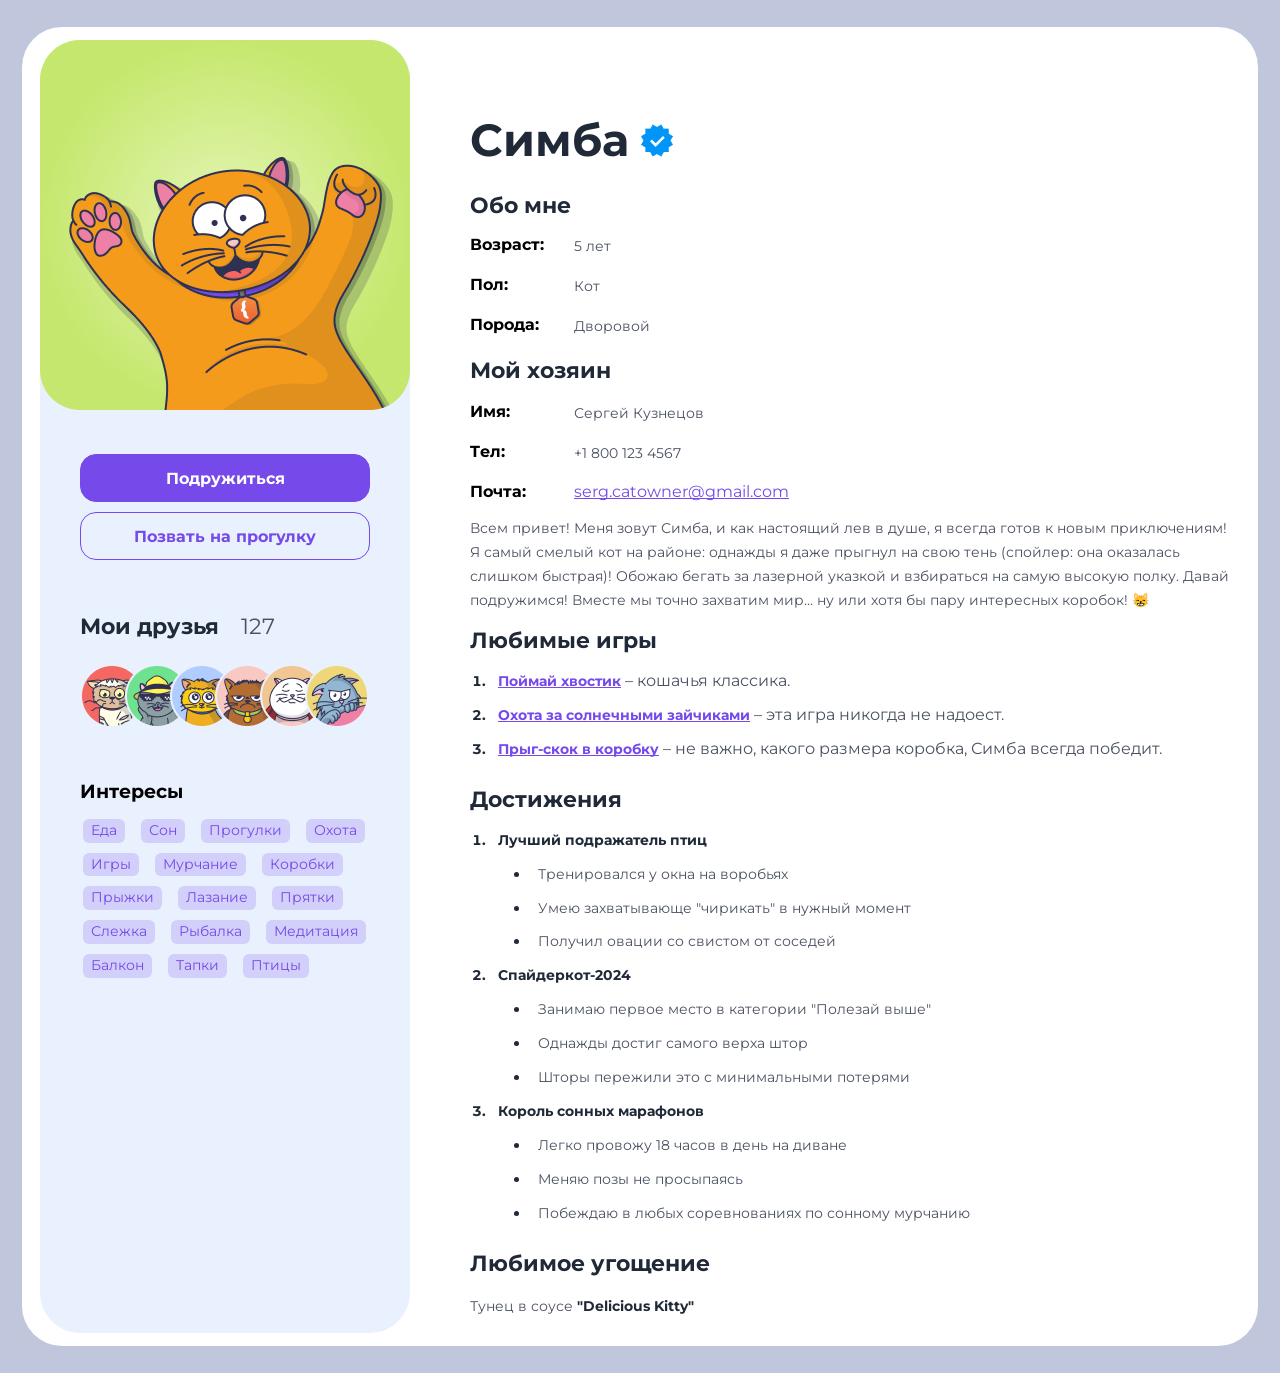
<file: index.html>
<!DOCTYPE html>
<html lang="en">
<head>
    <meta charset="UTF-8">
    <meta name="viewport" content="width=device-width, initial-scale=1.0">
    <title>Social Media</title>
    <link rel="stylesheet" href="styles.css">
    <link rel="preconnect" href="https://fonts.googleapis.com">
    <link rel="preconnect" href="https://fonts.gstatic.com" crossorigin>
    <link href="https://fonts.googleapis.com/css2?family=Montserrat:ital,wght@0,100..900;1,100..900&display=swap" rel="stylesheet">
</head>


<body>
    <div class="wrapper">
        <aside>
            <img src="img/ProfileIMG.png">
            <div class="asidebox">
                <div class="buttonsbox">
                    <button class="button1">Подружиться</button>
                    <button class="button2">Позвать на прогулку</button>
                </div>
                <div class="friends">
                    <h2>Мои друзья <span class="numfriends">127</span></h2>
                    <img src="img/My_friends.png" alt="My_friends">
                </div>
                
                <h3 class="interesttext">Интересы</h3>
                <div class="interest">
                    
                    <p class="interestlist">Еда</p>
                    <p class="interestlist">Сон</p>
                    <p class="interestlist">Прогулки</p>
                    <p class="interestlist">Охота</p>
                    <p class="interestlist">Игры</p>
                    <p class="interestlist">Мурчание</p>
                    <p class="interestlist">Коробки</p>
                    <p class="interestlist">Прыжки</p>
                    <p class="interestlist">Лазание</p>
                    <p class="interestlist">Прятки</p>
                    <p class="interestlist">Слежка</p>
                    <p class="interestlist">Рыбалка</p>
                    <p class="interestlist">Медитация</p>
                    <p class="interestlist">Балкон</p>
                    <p class="interestlist">Тапки</p>
                    <p class="interestlist">Птицы</p>
                </div>
            </div>
            
        </aside>
        <main>
            <div class="namecheck">
                <h1>Симба</h1>
                <img src="img/Check.png" alt="Check">
            </div>
            
        
            
            <h2 class="aboutme">Обо мне</h2>
            
            
            <div class="infobox">
                <p><b>Возраст:</b> <span class="infovalue">5 лет</span></p>
                <p><b>Пол:</b> <span class="infovalue">Кот</span></p>
                <p><b>Порода:</b> <span class="infovalue">Дворовой</span></p>
            </div>
            
            
            <h2>Мой хозяин</h2>
            
            
            <div class="infobox">
                <p><b>Имя:</b> <span class="infovalue">Сергей Кузнецов</span></p>        
                <p><b>Tел:</b> <span class="infovalue">+1 800 123 4567</span></p>        
                <p><b>Почта:</b> <a class="maillink" href="mailto:serg.catowner@gmail.com">serg.catowner@gmail.com</a></p>        
            </div>
                
            <p class="gray">Всем привет! Меня зовут Симба, и как настоящий лев в душе, я всегда готов к новым приключениям! Я самый смелый кот на районе: однажды я даже прыгнул на свою тень
                (спойлер: она оказалась слишком быстрая)! Обожаю бегать за лазерной указкой и взбираться на самую высокую полку. Давай подружимся! Вместе мы точно захватим мир... ну или хотя бы
                пару интересных коробок! 😸
            </p>
            <h2 class="youtube">Любимые игры</h3>
                <ol class="youtubetext">
                    <li><a class="youtubelink" href="https://www.youtube.com/shorts/9sVmDE0GEaY" target="_blank"> Поймай хвостик</a> – кошачья классика. </li>
                    <li><a class="youtubelink" href="https://www.youtube.com/shorts/3pouyGXwTNI" target="_blank"> Охота за солнечными зайчиками</a> – эта игра никогда не надоест. </li>
                    <li><a class="youtubelink" href="https://www.youtube.com/shorts/snsgHqHvaZQ" target="_blank"> Прыг-скок в коробку</a> – не важно, какого размера коробка, Симба всегда победит. </li>
                </ol>
                <h2 class="achivement">Достижения</h2>
                <ol class="achiv">
                    <li class="achiv2">Лучший подражатель птиц</li>
                        <ul class="achiv1">
                            <li>Тренировался у окна на воробьях</li>
                            <li>Умею захватывающе "чирикать" в нужный момент</li>
                            <li>Получил овации со свистом от соседей</li>
                        </ul>
                    <li>Спайдеркот-2024</li>
                        <ul class="achiv1">
                            <li>Занимаю первое место в категории "Полезай выше"</li>
                            <li>Однажды достиг самого верха штор</li>
                            <li>Шторы пережили это с минимальными потерями</li>
                            </ul>
                        <li>Король сонных марафонов</li>
                        <ul class="achiv1">
                            <li>Легко провожу 18 часов в день на диване</li>
                            <li>Меняю позы не просыпаясь</li>
                            <li>Побеждаю в любых соревнованиях по сонному мурчанию</li>
                        </ul>
                </ol>
        
            
                
                
            
            
            <h2 class="food">Любимое угощение</h2>
            <p class="like">Тунец в соусе <span class="likeitem">"Delicious Kitty"</span></p>
            
            
            
        </main>
    </div>
    
    
</body>

</html>
</file>
<file: styles.css>
* {
    font-family: "Montserrat", sans-serif;
    font-optical-sizing: auto;
    font-style: normal;
  }
body {
    background: #c0c6dc;;
    margin: 0px;
}
ol {
    padding: 20px;
}
.wrapper {
    border-radius: 40px;
    width: 1200px;
    background: #fff;   
    margin: 27px auto;
    display: flex;
    padding: 13px   18px;
    gap: 60px;
}

.interest {
    padding-right: 5px 10px;
    display: flex;
    gap: 10px;
    flex-wrap: wrap;
    text-align: left;
}
aside {
    background: rgba(224, 235, 254, 0.7);
    border-radius: 40px;
    width: 370px; 
}
.button1 {
    border-radius: 16px;
    padding: 14px 16px;
    width: 290px;
    height: 48px;
    background: #7549ea;
    font-family: var(--font-family);
    font-weight: 700;
    font-size: 16px;
    color: #fff;
    border: 1px solid #7549ea;   
}
.button2 {
    background: inherit;
    border: 1px solid #7549ea;
    border-radius: 16px;
    padding: 14px 16px;
    width: 290px;
    height: 48px;
    font-family: var(--font-family);
    font-weight: 700;
    font-size: 16px;
    color: #7549ea;
}
.asidebox {
    padding: 40px;
}
.buttonsbox {
    display: flex;
    flex-direction: column;
    gap: 10px;
}
.interestlist {
    border-radius: 6px;
    padding: 0px 8px;
    background: rgba(117, 73, 234, 0.2);
    font-family: var(--font-family);
    font-weight: 400;
    font-size: 14px;
    line-height: 170%;
    color: #7549ea;
    margin: 0 3px;
}
.gray {
    font-family: var(--font-family);
    font-weight: 400;
    font-size: 14px;
    line-height: 171%;
    color: #4a5161;
}
.achivement {
    margin-bottom: 16px;
    margin-top: 24px;
}
.achiv {
    font-family: var(--font-family);
    font-weight: 700;
    font-size: 14px;
    line-height: 171%;
    color: #1f2937;
    margin: 16px 0px;
    padding-left: 20px;
    margin-bottom: 0px;
    padding-bottom: 0px;
    padding-top: 0px;
}
.achiv1 {
    font-weight: 400;
    color: #4a5161;
    list-style-type: disc;
}
.achiv2 {
    gap: 20px;
}
span {
    font-family: var(--font-family);
    font-weight: 400;
    font-size: 14px;
    line-height: 171%;
    color: #4a5161;
} 
.numfriends {
    font-family: var(--font-family);
    font-weight: 400;
    font-size: 22px;
    padding-left: 16px;
}
h2 {
    font-family: var(--font-family);
    font-weight: 700;
    font-size: 22px;
    color: #1f2937;
}
h1 {
    font-family: var(--font-family);
    font-weight: 700;
    font-size: 45px;
    line-height: 122%;
    color: #1f2937;
    margin: 0;
}
.namecheck {
    display: flex;
    align-items: center;
    gap: 12px;
    margin-top: 73px;
}
.friends {
    margin: 48px 0;
}
.interesttext {
    margin-bottom: 16px;
}
.infobox > p {
    display: flex;
    gap: 24px;
}
.infobox > p > b {
    width: 80px;
}
.likeitem {
    font-weight: 700;
    color: #1f2937;
}
.like {
    font-family: var(--font-family);
    font-weight: 400;
    font-size: 14px;
    line-height: 171%;
    color: #4a5161;
    margin-top: 16px;
}
.youtubelink {
    font-weight: 700;
    font-size: 14px;
    line-height: 171%;
    text-decoration: underline;
    text-decoration-skip-ink: none;
    color: #7549ea;
}
.maillink {
    text-decoration: underline;
    text-decoration-skip-ink: none;
    color: #7549ea;
}
.aboutme {
    margin-top: 24px;
    margin-bottom: 8px;
}
li {
    padding-left: 8px;
    margin-bottom: 10px;
}
li::marker {
    font-weight: bold;
    font-family: var(--font-family);
    font-weight: 700;
    font-size: 14px;
    line-height: 171%;
    color: #1f2937;
}
.youtubetext {
    font-weight: 400;
    color: #4a5161;
    margin: 0;
    padding-left: 20px;
    padding-top: 16px;
    padding-bottom: 0;
}
.youtube {
    margin: 0;
}
.food {
    margin-top: 24px;
}
</file>
